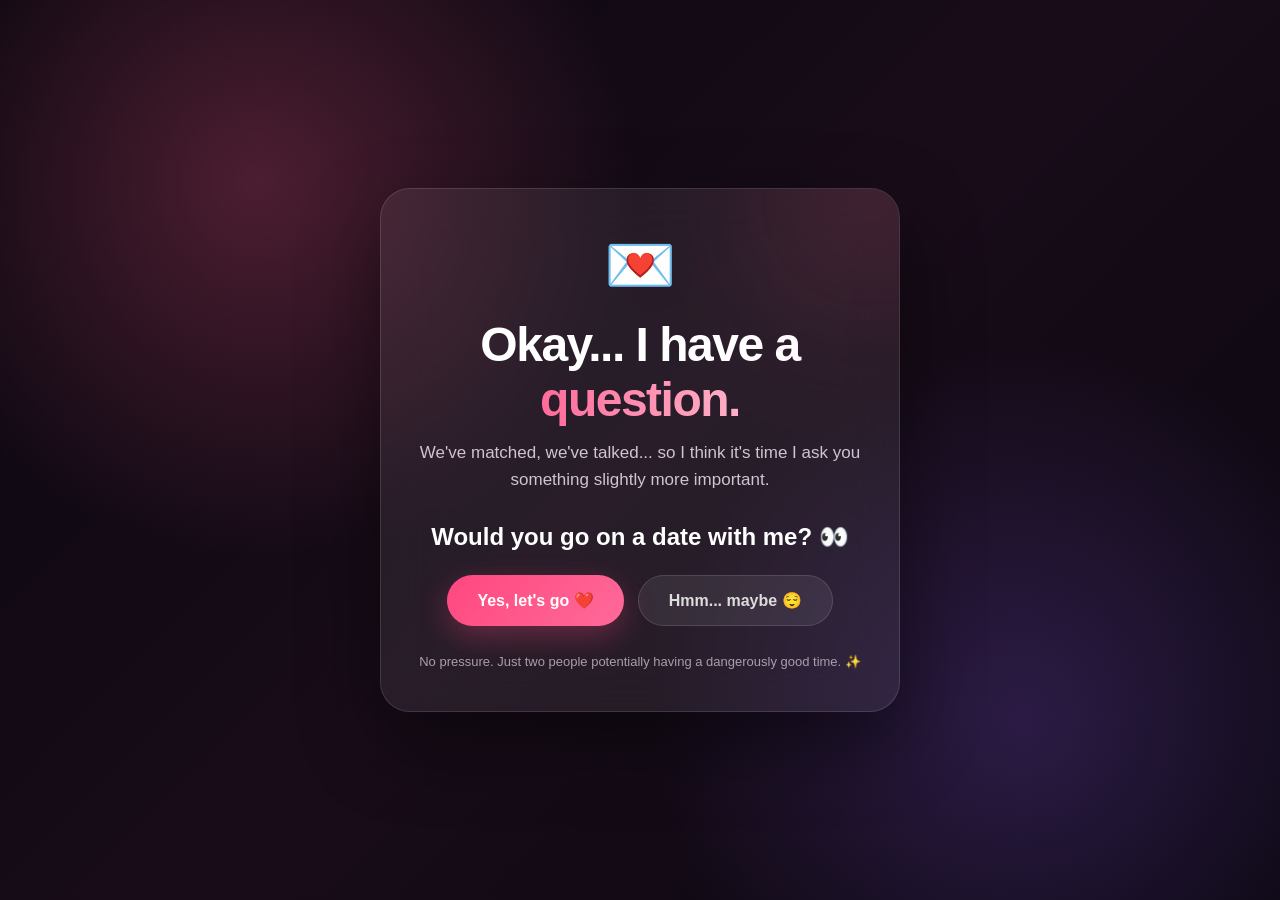
<file: index.html>
<!DOCTYPE html>
<html lang="en">
<head>
  <meta charset="UTF-8" />
  <meta name="viewport" content="width=device-width, initial-scale=1.0" />
  <title>A Little Question 💌</title>

  <style>
    * {
      box-sizing: border-box;
      margin: 0;
      padding: 0;
    }

    body {
      min-height: 100vh;
      font-family: -apple-system, BlinkMacSystemFont, "Inter", sans-serif;
      background:
        radial-gradient(circle at 20% 20%, rgba(255, 91, 135, .25), transparent 30%),
        radial-gradient(circle at 80% 80%, rgba(139, 92, 246, .22), transparent 30%),
        linear-gradient(135deg, #0b0710, #180c19 50%, #0b0710);
      color: white;
      display: flex;
      justify-content: center;
      align-items: center;
      padding: 25px;
      overflow-x: hidden;
    }

    .card {
      width: min(520px, 100%);
      padding: 42px 30px;
      text-align: center;
      border: 1px solid rgba(255,255,255,.12);
      border-radius: 30px;
      background: rgba(255,255,255,.07);
      backdrop-filter: blur(25px);
      box-shadow: 0 30px 80px rgba(0,0,0,.45);
      position: relative;
      overflow: hidden;
    }

    .glow {
      position: absolute;
      width: 180px;
      height: 180px;
      border-radius: 50%;
      background: #ff4f81;
      filter: blur(90px);
      opacity: .25;
      top: -80px;
      right: -60px;
    }

    .emoji {
      font-size: 58px;
      margin-bottom: 18px;
      animation: float 3s ease-in-out infinite;
    }

    @keyframes float {
      50% { transform: translateY(-8px); }
    }

    h1 {
      font-size: clamp(32px, 8vw, 48px);
      letter-spacing: -1.5px;
      margin-bottom: 12px;
    }

    .gradient {
      background: linear-gradient(90deg, #ff6b9a, #ffb1c8);
      -webkit-background-clip: text;
      color: transparent;
    }

    .subtitle {
      color: #cfc5d0;
      font-size: 17px;
      line-height: 1.6;
      margin-bottom: 30px;
    }

    .question {
      font-size: 24px;
      font-weight: 700;
      margin-bottom: 24px;
    }

    .buttons {
      display: flex;
      gap: 14px;
      justify-content: center;
      margin-bottom: 28px;
    }

    button {
      border: none;
      cursor: pointer;
      font-size: 16px;
      font-weight: 700;
      padding: 15px 30px;
      border-radius: 999px;
      transition: .2s ease;
    }

    .yes {
      color: white;
      background: linear-gradient(135deg, #ff477e, #ff6a9a);
      box-shadow: 0 10px 30px rgba(255,71,126,.3);
    }

    .yes:hover {
      transform: translateY(-3px) scale(1.03);
    }

    .no {
      color: #ddd;
      background: rgba(255,255,255,.08);
      border: 1px solid rgba(255,255,255,.12);
    }

    .no:hover {
      transform: translateY(-2px);
    }

    .message-box {
      display: none;
      margin-top: 20px;
      animation: appear .4s ease;
    }

    @keyframes appear {
      from {
        opacity: 0;
        transform: translateY(12px);
      }
      to {
        opacity: 1;
        transform: translateY(0);
      }
    }

    textarea {
      width: 100%;
      min-height: 110px;
      resize: vertical;
      border: 1px solid rgba(255,255,255,.12);
      background: rgba(0,0,0,.2);
      color: white;
      border-radius: 18px;
      padding: 15px;
      outline: none;
      font: inherit;
      margin-bottom: 12px;
    }

    textarea:focus {
      border-color: #ff6b9a;
    }

    .send {
      width: 100%;
      background: white;
      color: #171018;
    }

    .response {
      display: none;
      margin-top: 22px;
      padding: 18px;
      border-radius: 18px;
      background: rgba(255,255,255,.08);
      line-height: 1.5;
    }

    .success {
      font-size: 28px;
      margin-bottom: 8px;
    }

    .small {
      color: #a99eaa;
      font-size: 13px;
      margin-top: 22px;
    }

    .heart {
      position: fixed;
      pointer-events: none;
      animation: heartFly 2.5s linear forwards;
      font-size: 20px;
      z-index: 10;
    }

    @keyframes heartFly {
      0% {
        transform: translateY(0) scale(.5);
        opacity: 0;
      }
      20% { opacity: 1; }
      100% {
        transform: translateY(-100vh) rotate(360deg);
        opacity: 0;
      }
    }

    @media(max-width: 480px) {
      .card {
        padding: 35px 22px;
      }

      .buttons {
        flex-direction: column;
      }

      button {
        width: 100%;
      }
    }
  </style>
</head>

<body>

  <main class="card">
    <div class="glow"></div>

    <div class="emoji">💌</div>

    <h1>
      Okay... I have a
      <span class="gradient">question.</span>
    </h1>

    <p class="subtitle">
      We've matched, we've talked...
      so I think it's time I ask you something slightly more important.
    </p>

    <div class="question">
      Would you go on a date with me? 👀
    </div>

    <div class="buttons">
      <button class="yes" onclick="sayYes()">
        Yes, let's go ❤️
      </button>

      <button class="no" onclick="sayNo()">
        Hmm... maybe 😌
      </button>
    </div>

    <div class="message-box" id="messageBox">

      <textarea
        id="message"
        placeholder="Tell me what you're thinking... 💭"
      ></textarea>

      <button class="send" onclick="sendMessage()">
        Send it 💌
      </button>

    </div>

    <div class="response" id="response"></div>

    <div class="small">
      No pressure. Just two people potentially having a dangerously good time. ✨
    </div>

  </main>

  <script>

    function createHearts() {
      for (let i = 0; i < 18; i++) {
        const heart = document.createElement("div");

        heart.className = "heart";
        heart.innerHTML = ["❤️", "💗", "💕", "💖"][Math.floor(Math.random() * 4)];

        heart.style.left = Math.random() * 100 + "vw";
        heart.style.bottom = "-30px";
        heart.style.animationDelay = Math.random() * .8 + "s";

        document.body.appendChild(heart);

        setTimeout(() => heart.remove(), 3500);
      }
    }

    function sayYes() {

      createHearts();

      document.getElementById("messageBox").style.display = "block";

      document.getElementById("response").style.display = "block";

      document.getElementById("response").innerHTML = `
        <div class="success">🥹❤️</div>
        <strong>Okay, that's a yes!</strong><br>
        Now tell me what kind of date you're imagining...
      `;
    }

    function sayNo() {

      const response = document.getElementById("response");

      response.style.display = "block";

      response.innerHTML = `
        <div class="success">😌</div>
        <strong>I'll take "maybe"...</strong><br>
        What would convince you?
      `;

      document.getElementById("messageBox").style.display = "block";
    }

    function sendMessage() {

      const message =
        document.getElementById("message").value.trim();

      if (!message) {
        alert("Write something first 😭");
        return;
      }

      document.getElementById("response").style.display = "block";

      document.getElementById("response").innerHTML = `
        <div class="success">💌</div>
        <strong>Message received.</strong><br>
        "${escapeHTML(message)}"
        <br><br>
        <span style="color:#aaa">
          Now we just need to pick a day 😉
        </span>
      `;

      createHearts();
    }

    function escapeHTML(text) {
      const div = document.createElement("div");
      div.textContent = text;
      return div.innerHTML;
    }

  </script>

</body>
</html>
</file>
